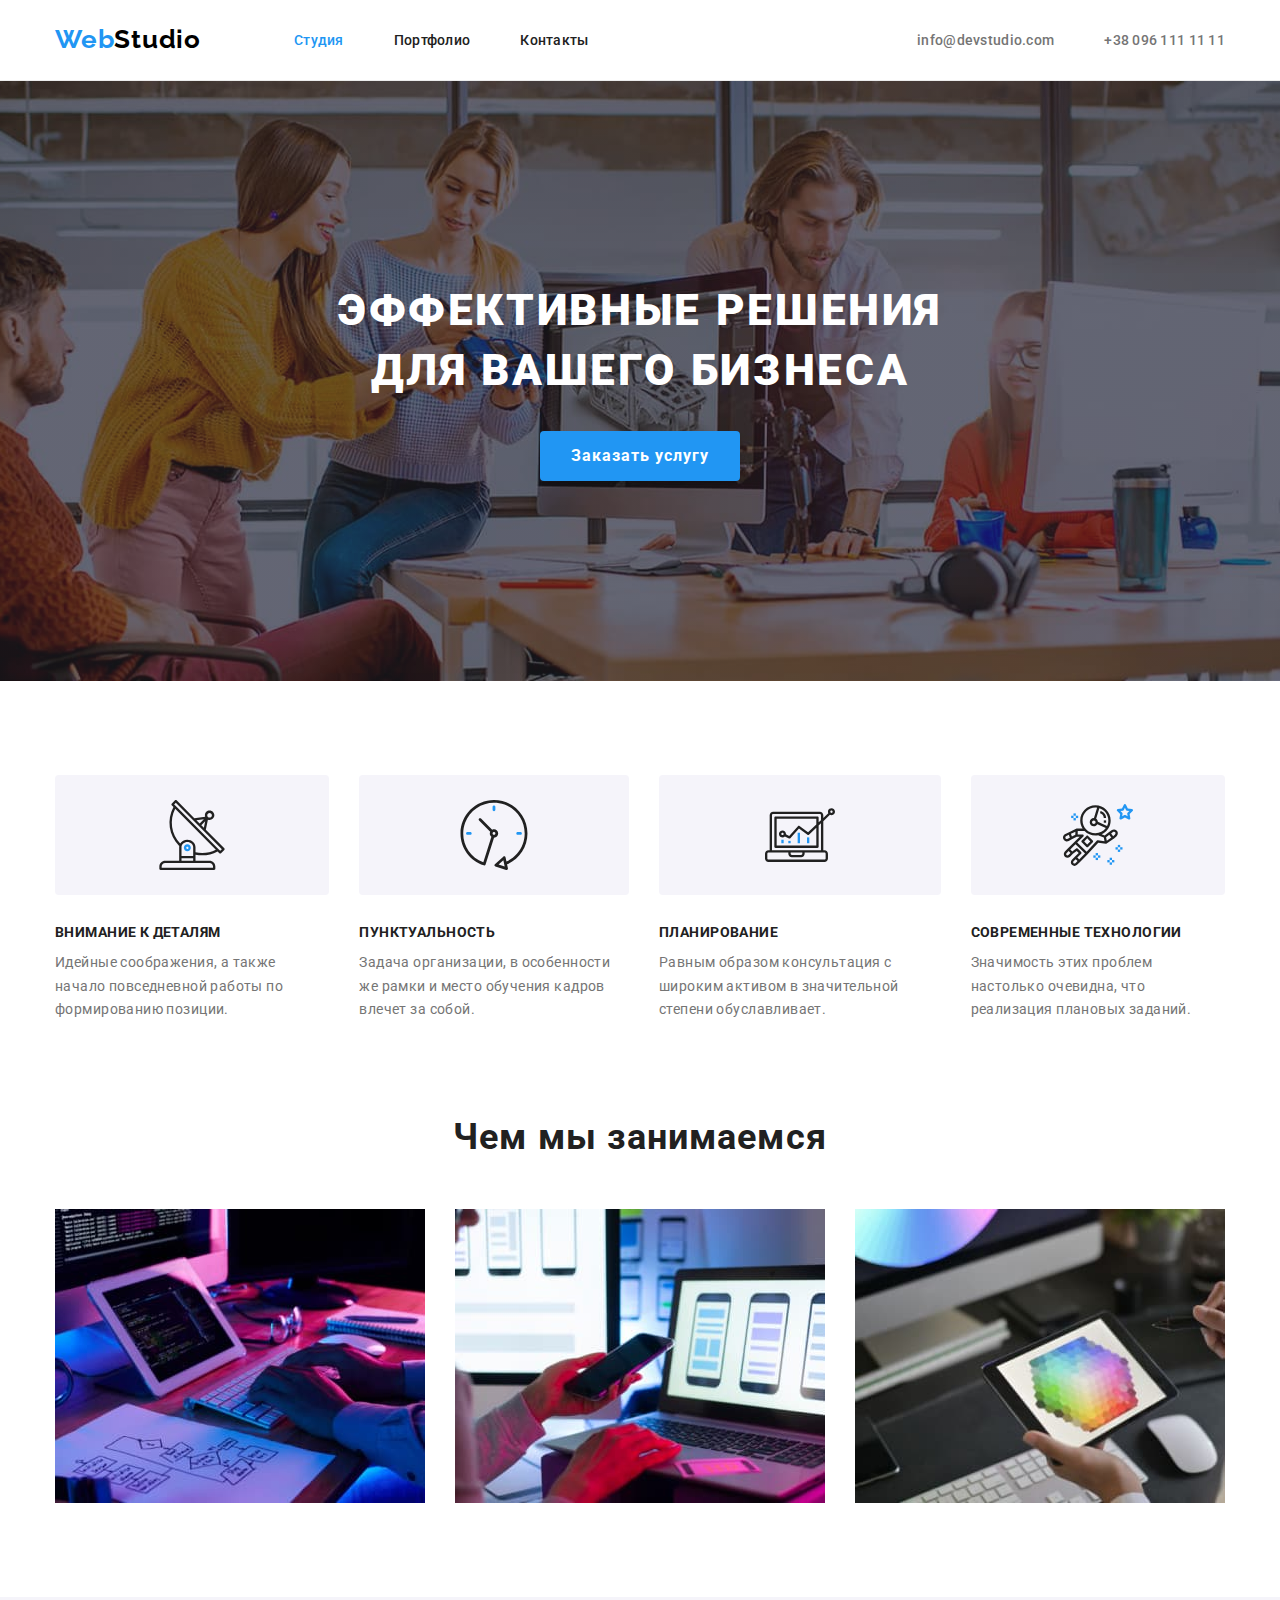
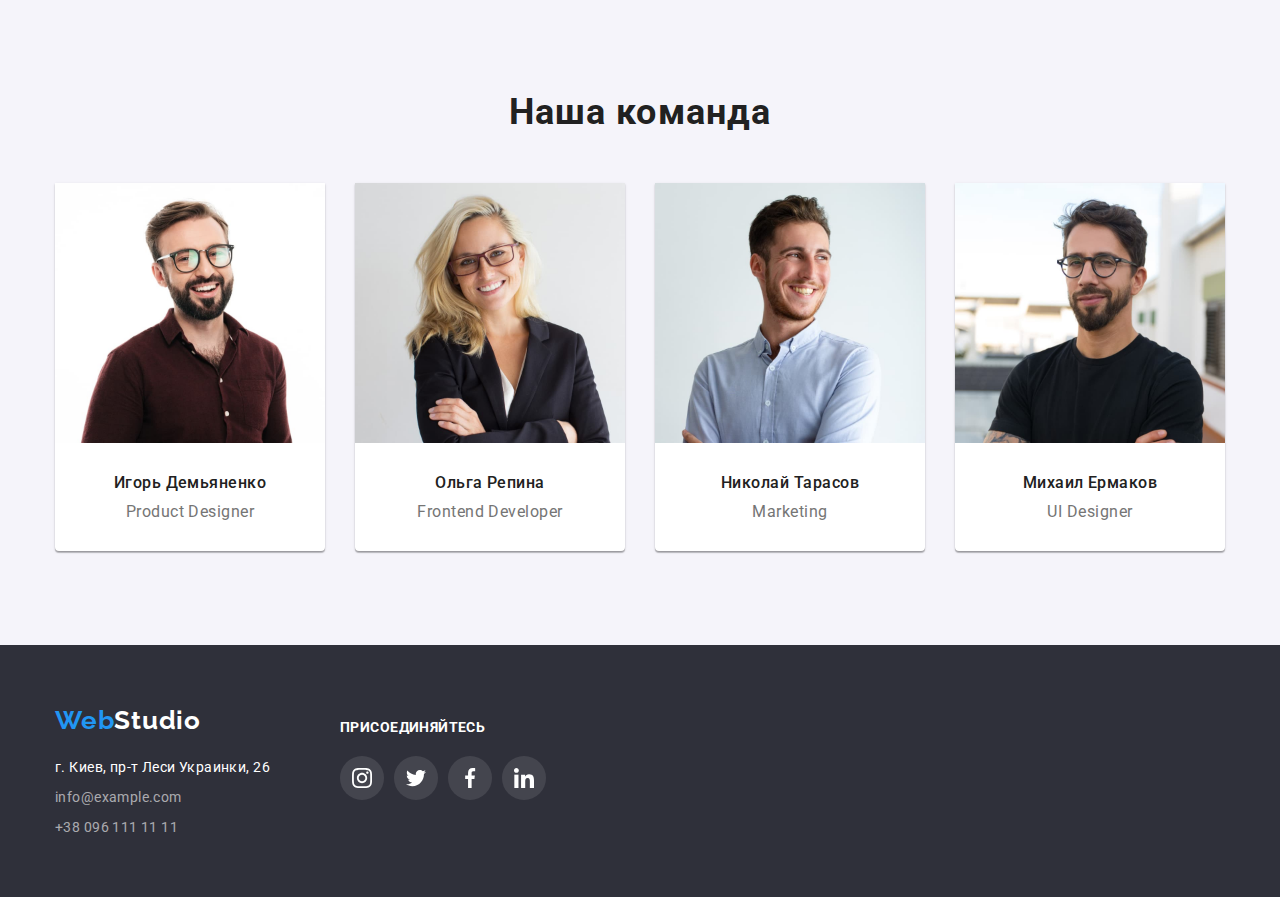
<file: index.html>
<!DOCTYPE html>
<html lang="ru">
  <head>
    <meta charset="UTF-8" />
    <meta http-equiv="X-UA-Compatible" content="IE=edge" />
    <meta name="viewport" content="width=device-width, initial-scale=1.0" />
    <title>Web Studio</title>
    <link rel="preconnect" href="https://fonts.googleapis.com" />
    <link rel="preconnect" href="https://fonts.gstatic.com" crossorigin />
    <link
      href="https://fonts.googleapis.com/css2?family=Arima+Madurai:wght@900&family=Grandstander:ital,wght@1,300&family=Raleway:wght@700&family=Roboto:wght@400;500;700;900&display=swap"
      rel="stylesheet"
    />
    <link
      rel="stylesheet"
      href="https://cdnjs.cloudflare.com/ajax/libs/modern-normalize/1.1.0/modern-normalize.min.css"
    />
    <link rel="stylesheet" href="./css/styles.css" />
  </head>

  <body>
    <!-- секция заголовка -->
    <header class="header">
      <div class="container">
        <nav class="main-nav">
          <a href="./index.html" class="logo"><span class="logo-web">Web</span>Studio</a>
          <ul class="nav-list">
            <li class="nav-item"><a class="nav-link link current" href="./index.html">Студия</a></li>
            <li class="nav-item"><a class="nav-link link" href="./portfolio.html">Портфолио</a></li>
            <li class="nav-item"><a class="nav-link link" href="">Контакты</a></li>
          </ul>
        </nav>

        <ul class="header-contacts">
          <li class="header-contacts-item">
            <a class="header-contacts-link link" href="mailto:info@devstudio.com">info@devstudio.com</a>
          </li>
          <li class="header-contacts-item">
            <a class="header-contacts-link link" href="tel:+380961111111">+38 096 111 11 11</a>
          </li>
        </ul>
      </div>
    </header>

    <!-- основная секция -->
    <main>
      <!-- герой -->
      <div class="hero">
        <h1 class="hero-text">
          Эффективные решения <br />
          для вашего бизнеса
        </h1>
        <button type="button" class="hero-button">Заказать услугу</button>
      </div>

      <!-- особенности -->
      <section class="features">
        <div class="container">
          <h2 class="visually-hidden">Особенности</h2>
          <ul class="features-list">
            <li class="features-item antena">
              <h3 class="features-item-name">Внимание к деталям</h3>
              <p class="features-item-text">
                Идейные соображения, а также начало повседневной работы по формированию позиции.
              </p>
            </li>
            <li class="features-item clock">
              <h3 class="features-item-name">Пунктуальность</h3>
              <p class="features-item-text">
                Задача организации, в особенности же рамки и место обучения кадров влечет за собой.
              </p>
            </li>
            <li class="features-item diagram">
              <h3 class="features-item-name">Планирование</h3>
              <p class="features-item-text">
                Равным образом консультация с широким активом в значительной степени обуславливает.
              </p>
            </li>
            <li class="features-item astronaut">
              <h3 class="features-item-name">Современные технологии</h3>
              <p class="features-item-text">
                Значимость этих проблем настолько очевидна, что реализация плановых заданий.
              </p>
            </li>
          </ul>
        </div>
      </section>

      <!-- чем мы занимаемся -->
      <section class="we-do">
        <div class="container">
          <h2 class="we-do-title">Чем мы занимаемся</h2>
          <ul class="we-do-list">
            <li class="we-do-item">
              <a href="">
                <img src="./images/img1.jpg" alt="вёрстка сайта" width="370" height="294" />
              </a>
            </li>
            <li class="we-do-item">
              <a href="">
                <img src="./images/img2.jpg" alt="дизайн мобильных приложений" width="370" height="294" />
              </a>
            </li>
            <li class="we-do-item">
              <a href="">
                <img src="./images/img3.jpg" alt="выбор цветовой гаммы" width="370" height="294" />
              </a>
            </li>
          </ul>
        </div>
      </section>

      <!-- наша команда -->
      <section class="team">
        <div class="container">
          <h2 class="team-title">Наша команда</h2>
          <ul class="team-list">
            <li class="team-member">
              <img src="./images/empl1.jpg" alt="сотрудник компании мужчина" width="270" height="260" />
              <p class="team-member-name">Игорь Демьяненко</p>
              <p class="team-member-position" lang="en">Product Designer</p>
            </li>
            <li class="team-member">
              <img src="./images/empl2.jpg" alt="сотрудник компании женщина" width="270" height="260" />
              <p class="team-member-name">Ольга Репина</p>
              <p class="team-member-position" lang="en">Frontend Developer</p>
            </li>
            <li class="team-member">
              <img src="./images/empl3.jpg" alt="сотрудник компании мужчина" width="270" height="260" />
              <p class="team-member-name">Николай Тарасов</p>
              <p class="team-member-position" lang="en">Marketing</p>
            </li>
            <li class="team-member">
              <img src="./images/empl4.jpg" alt="сотрудник компании мужчина" width="270" height="260" />
              <p class="team-member-name">Михаил Ермаков</p>
              <p class="team-member-position" lang="en">UI Designer</p>
            </li>
          </ul>
        </div>
      </section>
    </main>

    <!-- нижний колонтитул -->
    <footer class="footer">
      <div class="container">
        <div>
          <a href="./index.html" class="logo"><span class="logo-web">Web</span>Studio</a>
          <address class="footer-address">
            <ul>
              <li class="footer-address-item">
                <a
                  class="footer-address-link office-link link"
                  href="https://goo.gl/maps/2VdXaHQesthj9XHVA"
                  target="_blank"
                  rel="noreferrer noopener"
                  >г. Киев, пр-т Леси Украинки, 26</a
                >
              </li>
              <li class="footer-address-item">
                <a class="footer-address-link link" href="mailto:info@example.com">info@example.com</a>
              </li>
              <li class="footer-address-item">
                <a class="footer-address-link link" href="tel:+380961111111">+38 096 111 11 11</a>
              </li>
            </ul>
          </address>
        </div>
        <div class="social-links">
          <p class="social-slogan">присоединяйтесь</p>
          <ul class="social-list">
            <li class="social-item">
              <a
                href="https://www.instagram.com/"
                class="social-link instagram"
                target="_blank"
                rel="noreferrer noopener"
              ></a>
            </li>
            <li class="social-item">
              <a
                href="https://twitter.com/?lang=en"
                class="social-link twitter"
                target="_blank"
                rel="noreferrer noopener"
              ></a>
            </li>
            <li class="social-item">
              <a
                href="https://www.facebook.com/"
                class="social-link facebook"
                target="_blank"
                rel="noreferrer noopener"
              ></a>
            </li>
            <li class="social-item">
              <a
                href="https://www.linkedin.com/feed/"
                class="social-link linkedin"
                target="_blank"
                rel="noreferrer noopener"
              ></a>
            </li>
          </ul>
        </div>
      </div>
    </footer>
  </body>
</html>
</file>
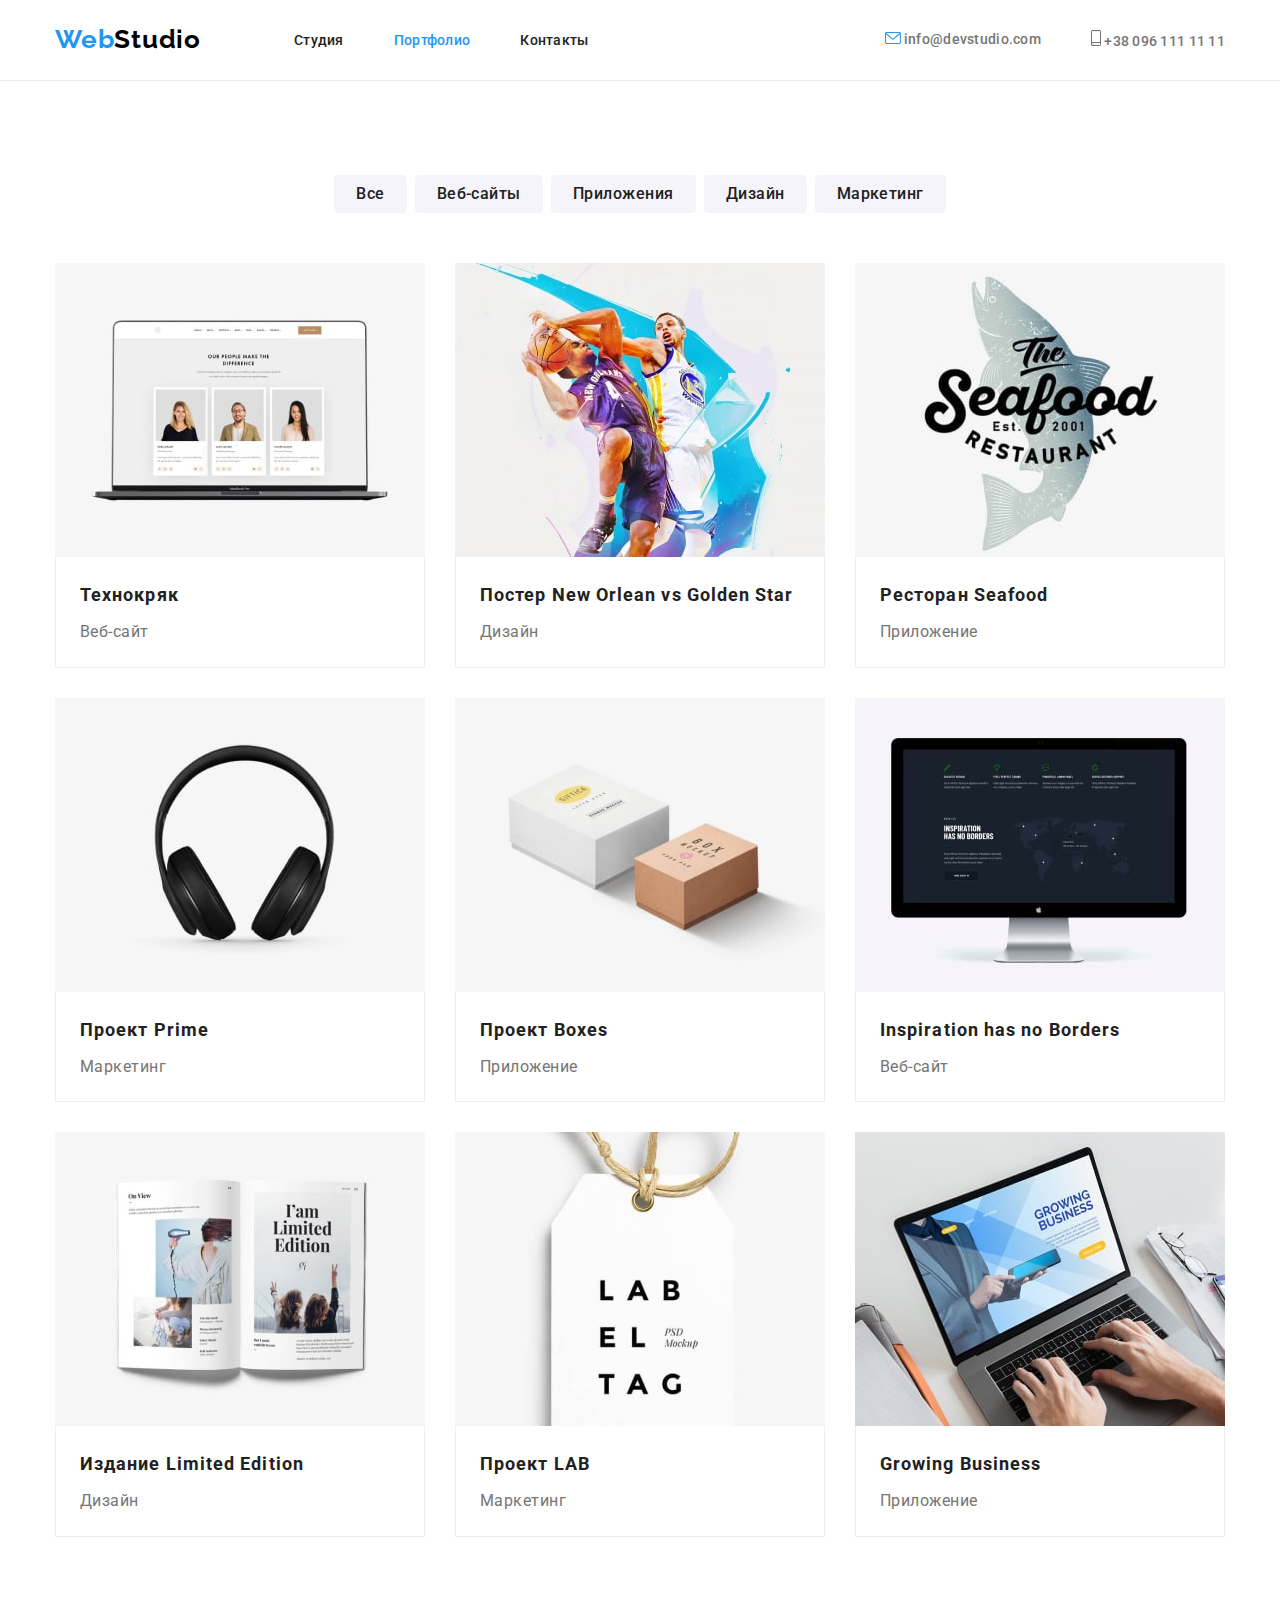
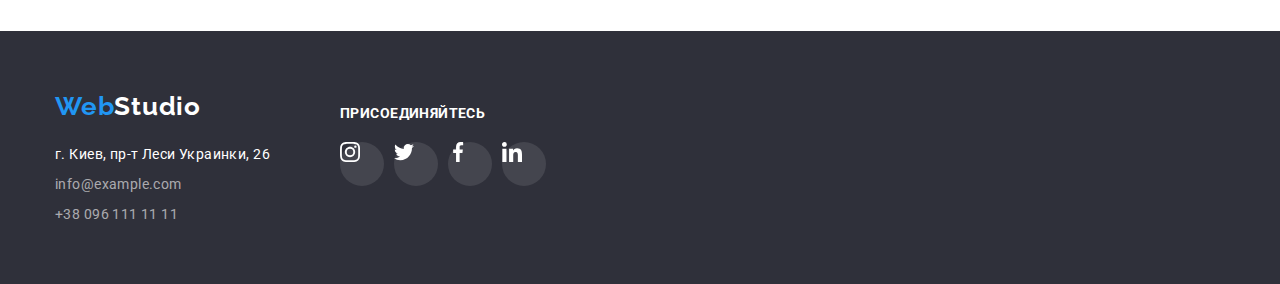
<file: portfolio.html>
<!DOCTYPE html>
<html lang="ru">
  <head>
    <meta charset="UTF-8" />
    <meta http-equiv="X-UA-Compatible" content="IE=edge" />
    <meta name="viewport" content="width=device-width, initial-scale=1.0" />
    <title>Portfolio</title>
    <link rel="preconnect" href="https://fonts.googleapis.com" />
    <link rel="preconnect" href="https://fonts.gstatic.com" crossorigin />
    <link
      href="https://fonts.googleapis.com/css2?family=Arima+Madurai:wght@900&family=Grandstander:ital,wght@1,300&family=Raleway:wght@700&family=Roboto:wght@400;500;700;900&display=swap"
      rel="stylesheet"
    />
    <link
      rel="stylesheet"
      href="https://cdnjs.cloudflare.com/ajax/libs/modern-normalize/1.1.0/modern-normalize.min.css"
    />
    <link rel="stylesheet" href="./css/styles.css" />
  </head>

  <body>
    <!-- секция заголовка -->
    <header class="header">
      <div class="container">
        <nav class="main-nav">
          <a href="./index.html" class="logo"><span class="logo-web">Web</span>Studio</a>
          <ul class="nav-list">
            <li class="nav-item"><a class="nav-link link" href="./index.html">Студия</a></li>
            <li class="nav-item"><a class="nav-link link current" href="./portfolio.html">Портфолио</a></li>
            <li class="nav-item"><a class="nav-link link" href="">Контакты</a></li>
          </ul>
        </nav>

        <ul class="header-contacts">
          <li class="header-contacts-item">
            <a class="header-contacts-link link" href="mailto:info@devstudio.com">
              <svg width="16px" height="12px" class="icon">
                <use href="./images/icons.svg#envelope"></use>
              </svg>
              info@devstudio.com
            </a>
          </li>
          <li class="header-contacts-item">
            <a class="header-contacts-link link" href="tel:+380961111111"
              ><svg width="10px" height="16px" class="icon">
                <use href="./images/icons.svg#smartphone"></use>
              </svg>
              +38 096 111 11 11
            </a>
          </li>
        </ul>
      </div>
    </header>

    <!-- основная секция -->
    <main>
      <!-- секция портфолио -->
      <section class="portfolio">
        <div class="container">
          <h1 class="visually-hidden">Портфолио</h1>

          <div class="center">
            <ul class="portf-filter">
              <li class="portf-filter-item">
                <button type="button" class="portf-filter-btn">Все</button>
              </li>
              <li class="portf-filter-item">
                <button type="button" class="portf-filter-btn">Веб-сайты</button>
              </li>
              <li class="portf-filter-item">
                <button type="button" class="portf-filter-btn">Приложения</button>
              </li>
              <li class="portf-filter-item">
                <button type="button" class="portf-filter-btn">Дизайн</button>
              </li>
              <li class="portf-filter-item">
                <button type="button" class="portf-filter-btn">Маркетинг</button>
              </li>
            </ul>
          </div>

          <ul class="portf-cards">
            <li class="portf-cards-item">
              <img src="./images/portfolio-1.jpg" alt="сайт на экране ноутбука" width="370" height="294" />
              <div class="portf-card-description">
                <h2 class="portf-cards-name">Технокряк</h2>
                <p class="portf-cards-type">Веб-сайт</p>
              </div>
            </li>
            <li class="portf-cards-item">
              <img src="./images/portfolio-2.jpg" alt="баскетболисты" width="370" height="294" />
              <div class="portf-card-description">
                <h2 class="portf-cards-name">Постер New Orlean vs Golden Star</h2>
                <p class="portf-cards-type">Дизайн</p>
              </div>
            </li>
            <li class="portf-cards-item">
              <img src="./images/portfolio-3.jpg" alt="логотип ресторана сифуд" width="370" height="294" />
              <div class="portf-card-description">
                <h2 class="portf-cards-name">Ресторан Seafood</h2>
                <p class="portf-cards-type">Приложение</p>
              </div>
            </li>
            <li class="portf-cards-item">
              <img src="./images/portfolio-4.jpg" alt="наушники" width="370" height="294" />
              <div class="portf-card-description">
                <h2 class="portf-cards-name">Проект Prime</h2>
                <p class="portf-cards-type">Маркетинг</p>
              </div>
            </li>
            <li class="portf-cards-item">
              <img src="./images/portfolio-5.jpg" alt="две картонные коробки" width="370" height="294" />
              <div class="portf-card-description">
                <h2 class="portf-cards-name">Проект Boxes</h2>
                <p class="portf-cards-type">Приложение</p>
              </div>
            </li>
            <li class="portf-cards-item">
              <img src="./images/portfolio-6.jpg" alt="монитор эппл" width="370" height="294" />
              <div class="portf-card-description">
                <h2 class="portf-cards-name">Inspiration has no Borders</h2>
                <p class="portf-cards-type">Веб-сайт</p>
              </div>
            </li>
            <li class="portf-cards-item">
              <img src="./images/portfolio-7.jpg" alt="разворот журнала" width="370" height="294" />
              <div class="portf-card-description">
                <h2 class="portf-cards-name">Издание Limited Edition</h2>
                <p class="portf-cards-type">Дизайн</p>
              </div>
            </li>
            <li class="portf-cards-item">
              <img
                src="./images/portfolio-8.jpg"
                alt="бирка с надписью лаб эл таг"
                width="370"
                height="294"
              />
              <div class="portf-card-description">
                <h2 class="portf-cards-name">Проект LAB</h2>
                <p class="portf-cards-type">Маркетинг</p>
              </div>
            </li>
            <li class="portf-cards-item">
              <img src="./images/portfolio-9.jpg" alt="руки печатают на ноутбуке" width="370" height="294" />
              <div class="portf-card-description">
                <h2 class="portf-cards-name">Growing Business</h2>
                <p class="portf-cards-type">Приложение</p>
              </div>
            </li>
          </ul>
        </div>
      </section>
    </main>

    <!-- нижний колонтитул -->
    <footer class="footer">
      <div class="container">
        <div>
          <a href="./index.html" class="logo"><span class="logo-web">Web</span>Studio</a>
          <address class="footer-address">
            <ul>
              <li class="footer-address-item">
                <a
                  class="footer-address-link office-link link"
                  href="https://goo.gl/maps/2VdXaHQesthj9XHVA"
                  target="_blank"
                  rel="noreferrer noopener"
                  >г. Киев, пр-т Леси Украинки, 26</a
                >
              </li>
              <li class="footer-address-item">
                <a class="footer-address-link link" href="mailto:info@example.com">info@example.com</a>
              </li>
              <li class="footer-address-item">
                <a class="footer-address-link link" href="tel:+380961111111">+38 096 111 11 11</a>
              </li>
            </ul>
          </address>
        </div>
        <div class="social-links">
          <p class="social-slogan">присоединяйтесь</p>
          <ul class="social-list">
            <li class="social-item">
              <a
                href="https://www.instagram.com/"
                class="social-link"
                target="_blank"
                rel="noreferrer noopener"
              >
                <svg width="20px" height="20px" class="icon">
                  <use href="./images/icons.svg#instagram"></use>
                </svg>
              </a>
            </li>
            <li class="social-item">
              <a
                href="https://twitter.com/?lang=en"
                class="social-link"
                target="_blank"
                rel="noreferrer noopener"
              >
                <svg width="20px" height="20px" class="icon">
                  <use href="./images/icons.svg#twitter"></use>
                </svg>
              </a>
            </li>
            <li class="social-item">
              <a
                href="https://www.facebook.com/"
                class="social-link"
                target="_blank"
                rel="noreferrer noopener"
              >
                <svg width="20px" height="20px" class="icon">
                  <use href="./images/icons.svg#facebook"></use>
                </svg>
              </a>
            </li>
            <li class="social-item">
              <a
                href="https://www.linkedin.com/feed/"
                class="social-link"
                target="_blank"
                rel="noreferrer noopener"
              >
                <svg width="20px" height="20px" class="icon">
                  <use href="./images/icons.svg#linkedin"></use>
                </svg>
              </a>
            </li>
          </ul>
        </div>
      </div>
    </footer>
  </body>
</html>
</file>
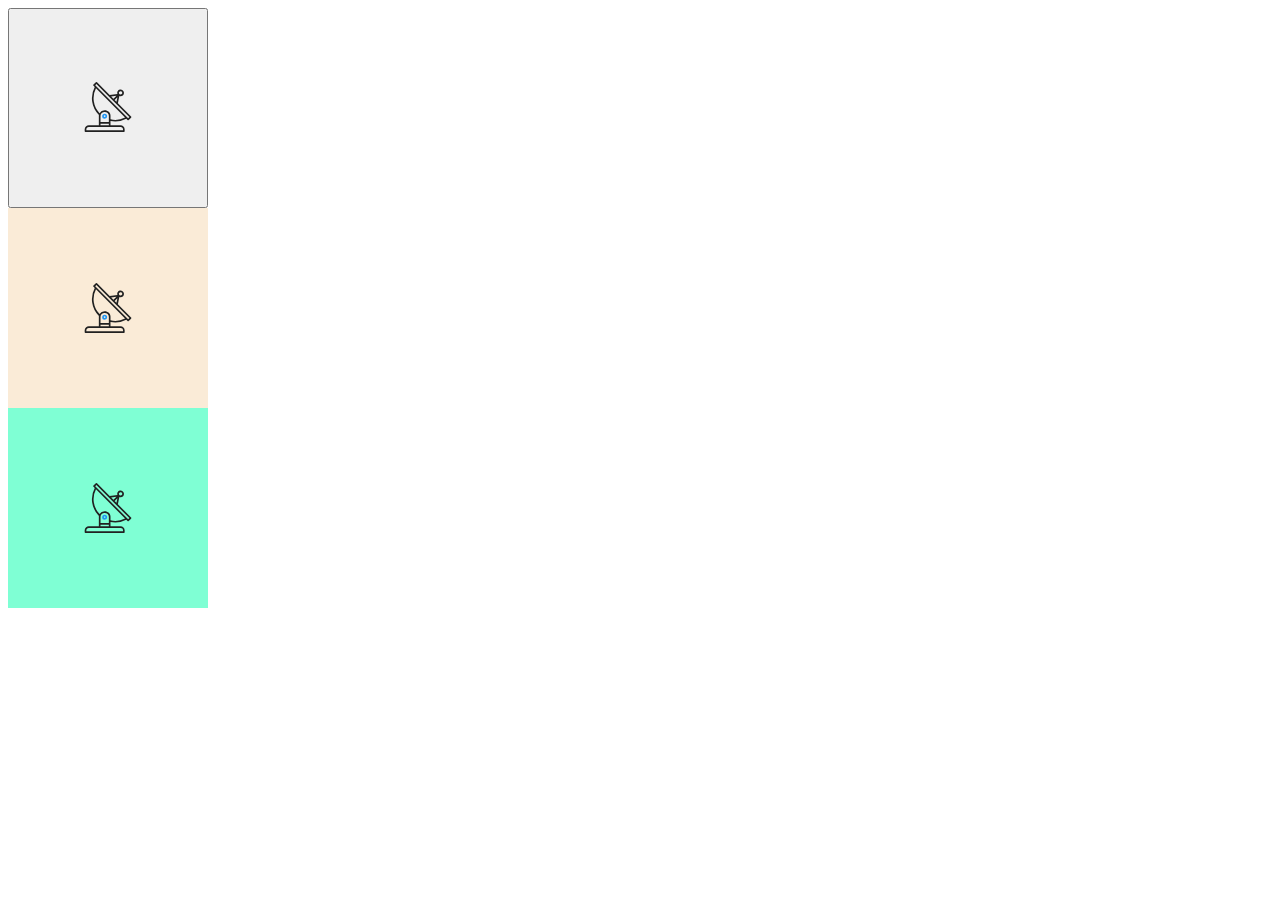
<file: test.html>
<!DOCTYPE html>
<html lang="en">
  <head>
    <meta charset="UTF-8" />
    <meta http-equiv="X-UA-Compatible" content="IE=edge" />
    <meta name="viewport" content="width=device-width, initial-scale=1.0" />
    <title>Document</title>
    <style>
      button {
        width: 200px;
        height: 200px;
      }
      div {
        width: 200px;
        height: 200px;
        background-color: antiquewhite;
        display: flex;
        justify-content: center;
        align-items: center;
      }
      a {
        display: inline-block;
        width: 200px;
        height: 200px;
        background-color: aquamarine;
        display: flex;
        justify-content: center;
        align-items: center;
      }
      svg {
        width: 50px;
        height: 50px;
      }
    </style>
  </head>
  <body>
    <button type="button">
      <svg><use href="/images/icons.svg#antenna"></use></svg>
    </button>
    <div>
      <svg><use href="/images/icons.svg#antenna"></use></svg>
    </div>
    <a href="">
      <svg><use href="/images/icons.svg#antenna"></use></svg>
    </a>
  </body>
</html>
</file>
<file: css/styles.css>
:root {
    --color-main-text: #212121;
    --color-sec-text: #757575;
    --color-third-text: #FFF;
    --color-accent: #2196F3;
    --color-background: #2F303A;
}
body {
    font-family: Roboto, Verdana, Tahoma, sans-serif;
    color: var(--color-main-text);
}
ul,h1,h2,h3,p {
    padding: 0;
    margin: 0;
}
.link {
    text-decoration: none;
}
.link:hover,
.link:focus {
    color: var(--color-accent);
}

.container {
    width: 1200px;
    padding: 0 15px;
    margin: 0 auto;
}

.visually-hidden {
    position: absolute;
    white-space: nowrap;
    width: 1px;
    height: 1px;
    overflow: hidden;
    border: 0;
    padding: 0;
    clip: rect(0 0 0 0);
    clip-path: inset(50%);
    margin: -1px;
}

/* ------------- секция заголовка ------------- */
.header {
    border-bottom: 1px solid #ECECEC; 
}
.header .container {
    display: flex;
    justify-content: space-between;
    align-items: center;
    min-height: 80px;
}
.main-nav {
    display: flex;
    align-items: center;
}
.logo {
    font: 700 26px Raleway, sans-serif;
    letter-spacing: 0.03em;
    line-height: 1.2;
    text-decoration: none;
}
.header .logo {
    color: #000000;
}
.logo-web {
    color: var(--color-accent);
}
.nav-list {
    display: flex;
    margin-left: 93px;
}
.nav-item {
    list-style-type: none;
}
.nav-item:not(:last-child) {
    margin-right: 50px;
}

.nav-link, 
.header-contacts-link {
    font-size: 14px;
    font-weight: 500;
    line-height: 1.14;
    letter-spacing: 0.02em;
    color: var(--color-main-text);
}
.nav-link.current {
    color: var(--color-accent);
}
.header-contacts {
    display: flex;
}
.header-contacts-item {
    list-style-type: none;
}
.header-contacts-item:not(:last-child) {
    margin-right: 50px;
}
.header-contacts-link {
    color: var(--color-sec-text);
}


/* ------------- нижний колонтитул ------------- */
.footer {
    background-color: var(--color-background);
    padding: 60px 0;
}
.footer .container {
    display: flex;
}
.footer-address {
    margin-top: 20px;
}
.footer .logo {
    color: var(--color-third-text);
}
.footer-address-item {
    list-style-type: none;
    height: 21px;
}
.footer-address-item:not(:last-child) {
    margin-bottom: 9px;
}
.footer-address-link {
    color: rgba(255, 255, 255, 0.6);
    font-style: normal;
    font-size: 14px;
    line-height: 1.71;
    letter-spacing: 0.03em;
}
.office-link {
    color: var(--color-third-text);
}
.social-links {
    margin-top: 15px;
    margin-left: 70px;
}
.social-slogan {
    margin-bottom: 20px;
    font-weight: 700;
    font-size: 14px;
    line-height: 1.14;
    letter-spacing: 0.03em;
    text-transform: uppercase;
    color: var(--color-third-text);
}
.social-list {
    display: flex;
    list-style-type: none;
}
.social-item:not(:last-child) {
    margin-right: 10px;
}
.social-link {
    display: block;
    width: 44px;
    height: 44px;
    border-radius: 50%;
    background-color: rgba(255, 255, 255, 0.1);
    background-repeat: no-repeat;
    background-position: center;
}
.social-link:hover,
.social-link:focus {
    background-color: var(--color-accent);
}
.social-link.instagram {
    background-image: url(../images/instagram.svg);
}
.social-link.twitter {
    background-image: url(../images/twitter.svg);
}
.social-link.facebook {
    background-image: url(../images/facebook.svg);
}
.social-link.linkedin {
    background-image: url(../images/linkedin.svg);
}
    /* ----------- герой ------------ */
.hero {
    margin: 0 auto;
    padding: 200px 0;
    max-width: 1600px;
    text-align: center;   
    background-color: #C4C4C4;
    background-image: linear-gradient(to bottom, rgba(47, 48, 58, 0.4), rgba(47, 48, 58, 0.4)), 
                      url(../images/hero_bg.jpg);
    background-position: center;

    
}
.hero-text {
    margin-bottom: 30px;
    font-weight: 900;
    font-size: 44px;
    line-height: 1.36;
    letter-spacing: 0.06em;
    text-transform: uppercase;
    color: var(--color-third-text);
}
.hero-button {
    font-family: inherit;;
    font-size: 16px;
    font-weight: 700;
    color: var(--color-third-text);
    line-height: 1.87;
    letter-spacing: 0.06em;
    width: 200px;
    height: 50px;
    background: var(--color-accent);
    box-shadow: 0px 4px 4px rgba(0, 0, 0, 0.15);
    border-radius: 4px;
    border: none;
}
/* ----------- особенности ------------ */
.features {
    padding: 94px 0;
}
.features-list {
    display: flex;
}
.features-item {
    list-style-type: none;
    width: calc((100%-90)/4);
}
.features-item:not(:last-child) {
    margin-right: 30px;
}
.features-item::before {
    content: '';
    display: block;
    margin-bottom: 30px;
    height: 120px;
    border-radius: 4px;
    background: #F5F4FA;
    background-repeat: no-repeat;
    background-position: center;
}
.features-item.antena::before {
    background-image: url(../images/antenna.svg);
}
.features-item.clock::before {
    background-image: url(../images/clock.svg);
}
.features-item.diagram::before {
    background-image: url(../images/diagram.svg);
}
.features-item.astronaut::before {
    background-image: url(../images/astronaut.svg);
}
.features-item-name {
    font-weight: 700;
    font-size: 14px;
    line-height: 1.14;
    letter-spacing: 0.03em;
    text-transform: uppercase;
    margin-bottom: 10px; 
}
.features-item-text {
    font-size: 14px;
    line-height: 1.71;
    letter-spacing: 0.03em;
    color: var(--color-sec-text);
}
/* ----------- чем мы занимаемся ------- */
.we-do {
    padding-bottom: 94px;
}
.we-do-title,
.team-title {
    margin-bottom: 50px;
    font-weight: 700;
    font-size: 36px;
    line-height: 1.17;
    text-align: center;
    letter-spacing: 0.03em;
    color: var(--color-main-text);
}
.we-do-list {
    display: flex;
    list-style-type: none;
}
.we-do-item:not(:last-child) {
    margin-right: 30px;
}
.we-do-item img {
    display: block;
}
/* ------------ наша команда ------------ */
.team {
    background: #F5F4FA;
    padding: 94px 0;
}
.team-list {
    display: flex;
}
.team-member {
    list-style-type: none;
    width: 270px;
    padding-bottom: 30px;
    background: #FFFFFF;
    box-shadow: 0px 1px 3px rgba(0, 0, 0, 0.12),
    0px 1px 1px rgba(0, 0, 0, 0.14),
    0px 2px 1px rgba(0, 0, 0, 0.2);
    border-radius: 0px 0px 4px 4px;
}
.team-member:not(:last-child) {
    margin-right: 30px;
}
.team-member img {
    display: block;
    margin-bottom: 30px;
}
.team-member-name{
    margin-bottom: 10px;
}
.team-member-name,
.team-member-position {
    font-weight: 500;
    font-size: 16px;
    line-height: 1.19;
    text-align: center;
    letter-spacing: 0.03em;
}
.team-member-position {
  font-weight: 400;
  color: var(--color-sec-text);
}

/* ------------- секция портфолио ------------- */
.portfolio {
    text-align: center;
    padding: 94px 0;
}
.center {
    display: inline-block;
}
.portf-filter {
    display: flex;
    margin-bottom: 50px;
}
.portf-filter-item {
    list-style-type: none;
}
.portf-filter-item:not(:last-child) {
    margin-right: 8px;
}
.portf-filter-btn {
    font-family: inherit;
    font-size: 16px;
    font-weight: 500;
    color: var(--color-main-text);
    line-height: 1.6;
    letter-spacing: 0.03em;
    padding: 6px 22px;
    background-color: #F5F4FA;
    border: none;
    border-radius: 4px;
}
.portf-filter-btn:hover,
.portf-filter-btn:focus {
    color: var(--color-third-text);
    background-color: var(--color-accent);
    cursor: pointer;
}

.portf-cards {
    display: flex;
    flex-wrap: wrap;
    /* margin: 0 auto; */
}

.portf-cards-item {
    list-style-type: none;
    /* border: 1px solid #EEEEEE; */
}
.portf-cards-item:not(:nth-child(3n+3)) {
    margin-right: 30px;
}
.portf-cards-item:not(:nth-last-child(-n+3)) {
    margin-bottom: 30px;
}
.portf-cards-item img {
    display: block;
}
.portf-card-description {
    padding: 20px 24px;
    text-align: left;
    border: 1px solid #EEEEEE;
    border-top: none;
}

.portf-cards-name {
    margin-bottom: 4px;
    font-size: 18px;
    font-weight: 700;
    line-height: 2;
    letter-spacing: 0.06em;
}

.portf-cards-type {
    line-height: 1.87;
    letter-spacing: 0.03em;
    color: var(--color-sec-text);
}
</file>
